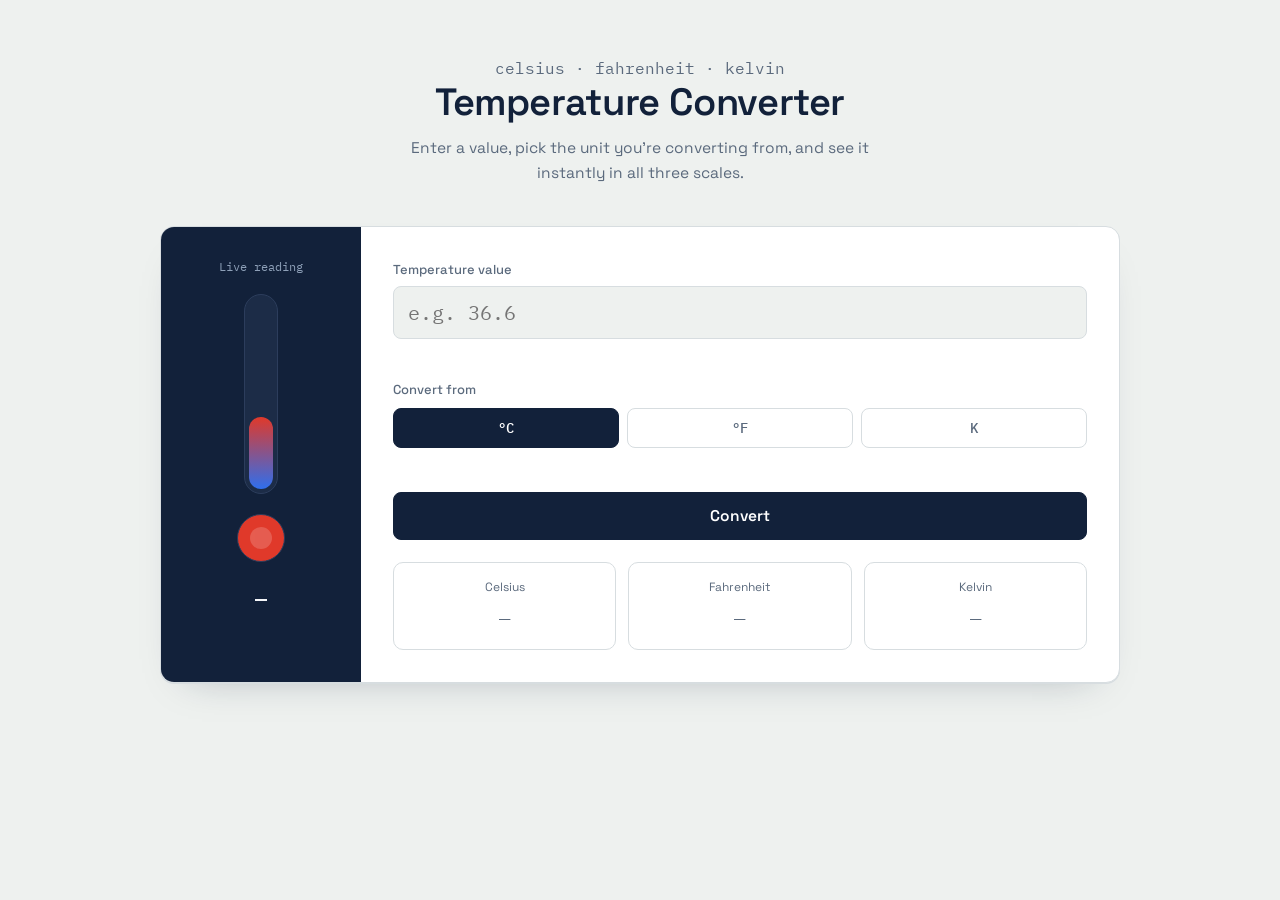
<file: OIBSIP/WebDev-L1-TemperatureConverter/index.html>
<!DOCTYPE html>
<html lang="en">
<head>
  <meta charset="UTF-8">
  <meta name="viewport" content="width=device-width, initial-scale=1, viewport-fit=cover">
  <title>Temperature Converter</title>

  <link rel="preconnect" href="https://fonts.googleapis.com">  <link rel="preconnect" href="https://fonts.gstatic.com" crossorigin>
  <link
    href="https://fonts.googleapis.com/css2?family=Space+Grotesk:wght@400;500;600&family=IBM+Plex+Mono:wght@400;500;600&display=swap"
    rel="stylesheet"
  >

  <link rel="stylesheet" href="style.css">
</head>

<body>
  <div class="page">
    <div class="page-head">
      <p class="eyebrow">celsius · fahrenheit · kelvin</p>
      <h1>Temperature Converter</h1>
      <p>
        Enter a value, pick the unit you're converting from, and see it instantly
        in all three scales.
      </p>
    </div>

    <div class="card">
      <div class="instrument" aria-hidden="true">
        <span class="label">Live reading</span>

        <div class="therm">
          <div class="therm-fill" id="thermFill"></div>
        </div>

        <div class="therm-bulb" id="thermBulb"></div>

        <span class="readout" id="thermReadout">—</span>
      </div>

      <div class="form-side">
        <label class="field-label" for="tempInput">Temperature value</label>

        <div class="value-row">
          <input
            type="text"
            id="tempInput"
            inputmode="decimal"
            placeholder="e.g. 36.6"
            aria-describedby="errorMsg"
            aria-invalid="false"
          >
        </div>

        <p class="error-msg" id="errorMsg" role="alert"></p>

        <fieldset>
          <legend>Convert from</legend>

          <div class="unit-pills">
            <input type="radio" name="unit" id="unitC" value="C" checked>
            <label for="unitC">°C</label>

            <input type="radio" name="unit" id="unitF" value="F">
            <label for="unitF">°F</label>

            <input type="radio" name="unit" id="unitK" value="K">
            <label for="unitK">K</label>
          </div>
        </fieldset>

        <button type="button" class="convert-btn" id="convertBtn">
          Convert
        </button>

        <div class="zero-warning" id="zeroWarning" role="alert">
          <span class="mark">0 K</span>
          <span>
            That's below absolute zero — the coldest temperature physically
            possible. Try a value at or above −273.15°C / −459.67°F / 0 K.
          </span>
        </div>

        <div class="results" aria-live="polite">
          <div class="result-tile" id="tileC">
            <div class="unit-name">Celsius</div>
            <div class="unit-value" id="valC">
              <span class="empty">—</span>
            </div>
          </div>

          <div class="result-tile" id="tileF">
            <div class="unit-name">Fahrenheit</div>
            <div class="unit-value" id="valF">
              <span class="empty">—</span>
            </div>
          </div>

          <div class="result-tile" id="tileK">
            <div class="unit-name">Kelvin</div>
            <div class="unit-value" id="valK">
              <span class="empty">—</span>
            </div>
          </div>
        </div>
      </div>
    </div>
  </div>

  <script src="script.js"></script>
</body>
</html>
</file>
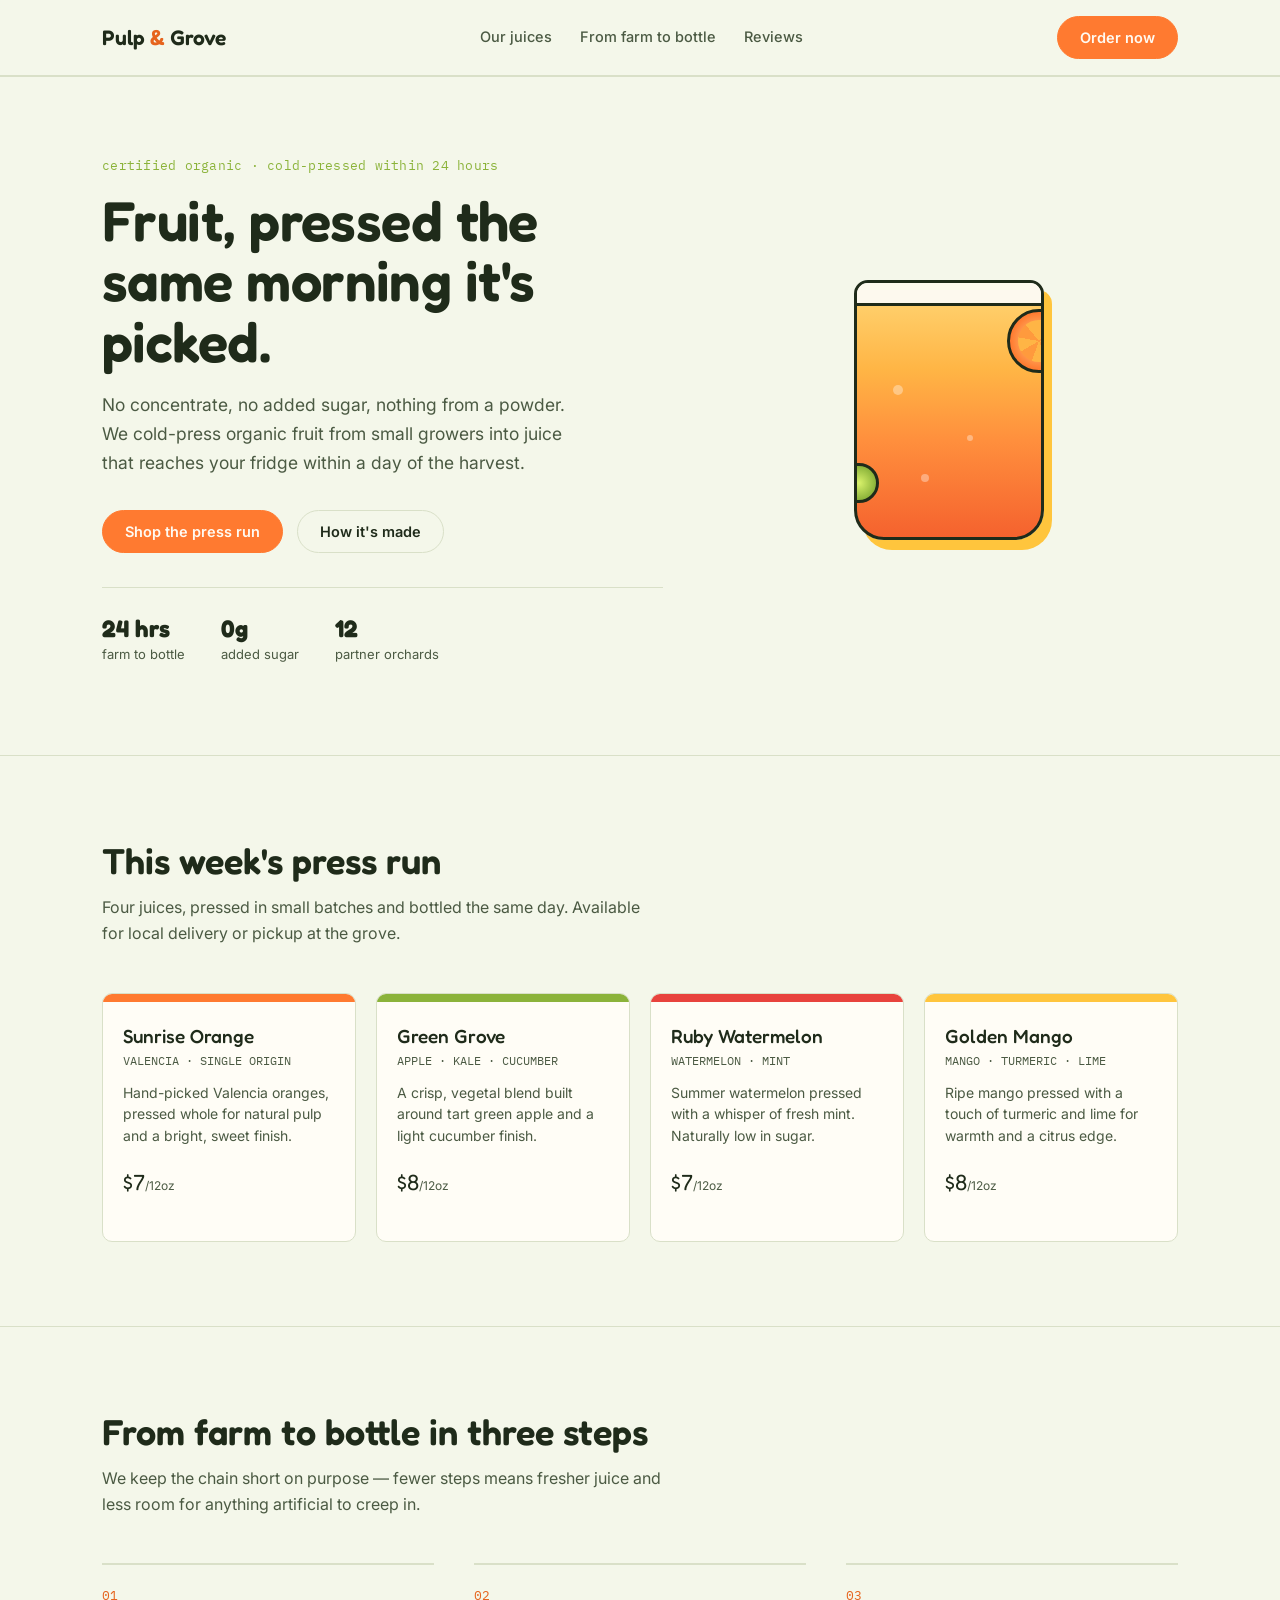
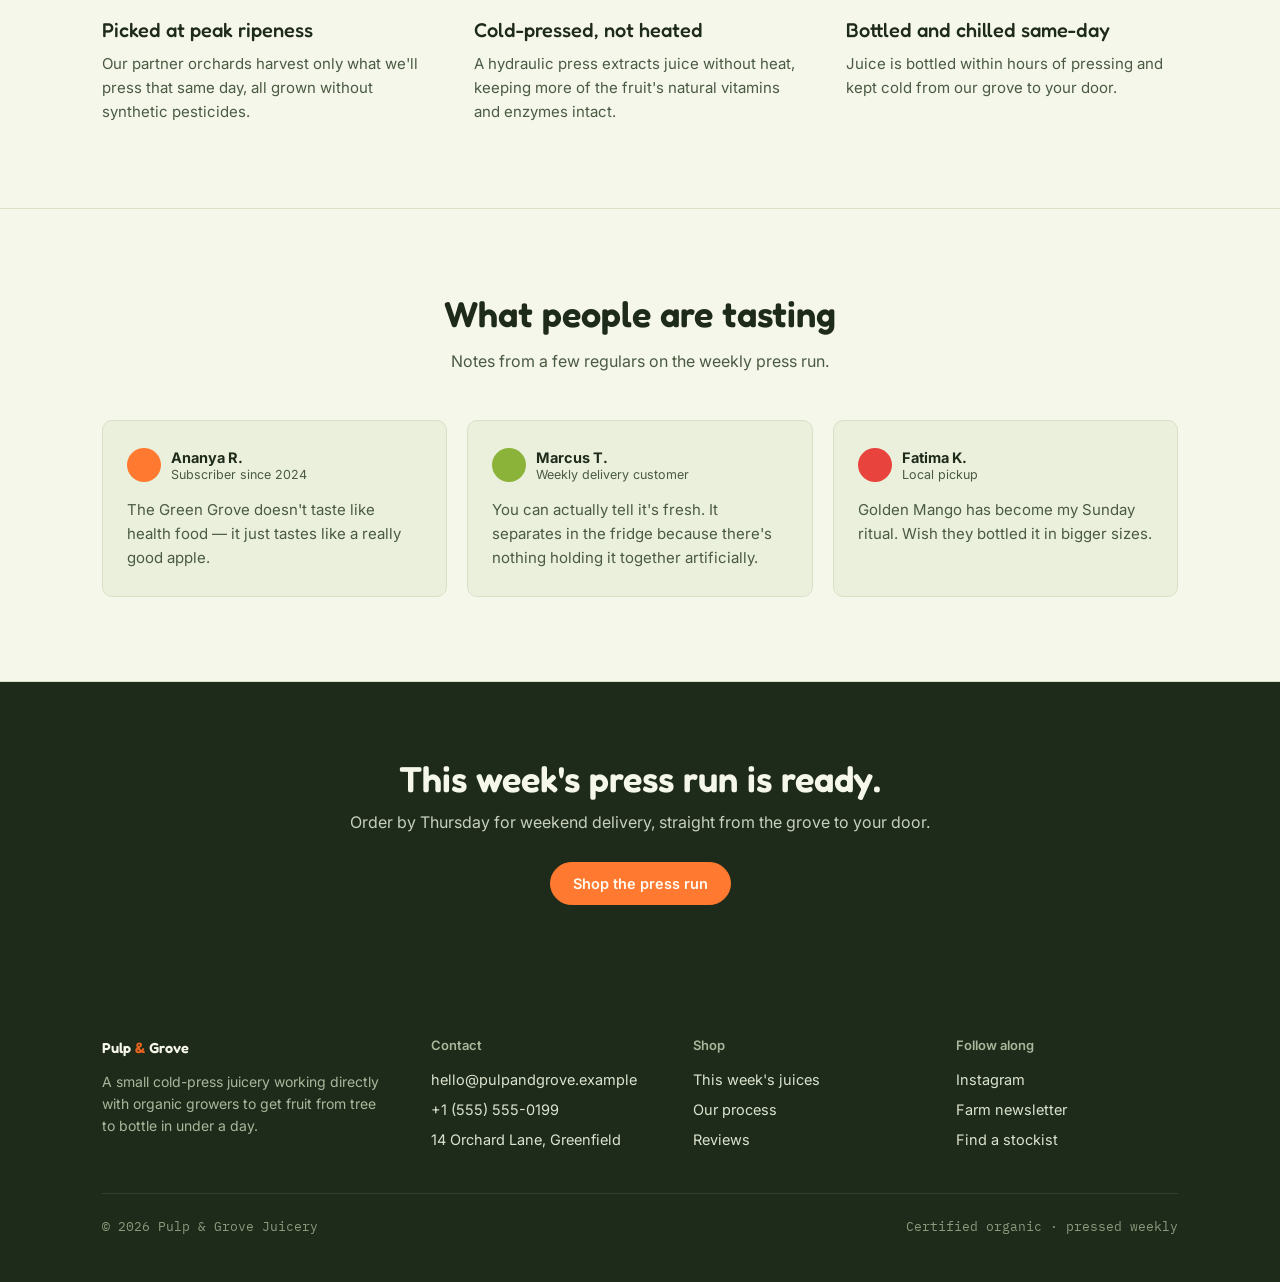
<file: WebDev-L1-LandingPage/Landing Page/index.html>
<!DOCTYPE html>
<html lang="en">
<head>
  <meta charset="UTF-8">
  <meta name="viewport" content="width=device-width, initial-scale=1, viewport-fit=cover">
  <title>Pulp &amp; Grove — Organic cold-pressed juice</title>

  <link rel="preconnect" href="https://fonts.googleapis.com">
  <link rel="preconnect" href="https://fonts.gstatic.com" crossorigin>
  <link
    href="https://fonts.googleapis.com/css2?family=Fredoka:wght@400;500;600&family=Inter:wght@400;500;600&family=IBM+Plex+Mono:wght@400;500&display=swap"
    rel="stylesheet"
    >
  <link rel="stylesheet" href="style.css">
</head>

<body>
  <header class="site-nav">
    <div class="nav-inner">
      <a class="logo" href="#top">Pulp <span>&amp;</span> Grove</a>

      <nav class="links">
        <a href="#menu">Our juices</a>
        <a href="#process">From farm to bottle</a>
        <a href="#reviews">Reviews</a>
      </nav>

      <a class="btn" href="#menu">Order now</a>
    </div>
  </header>

  <main id="top">
    <section class="hero">
      <div class="wrap hero-grid">
        <div>
          <p class="eyebrow-mark">
            certified organic · cold-pressed within 24 hours
          </p>

          <h1>Fruit, pressed the same morning it's picked.</h1>

          <p class="lede">
            No concentrate, no added sugar, nothing from a powder. We cold-press
            organic fruit from small growers into juice that reaches your fridge
            within a day of the harvest.
          </p>

          <div class="hero-ctas">
            <a class="btn" href="#menu">Shop the press run</a>
            <a class="btn btn-ghost" href="#process">How it's made</a>
          </div>

          <div class="hero-stats">
            <div>
              <b>24 hrs</b>
              <span>farm to bottle</span>
            </div>

            <div>
              <b>0g</b>
              <span>added sugar</span>
            </div>

            <div>
              <b>12</b>
              <span>partner orchards</span>
            </div>
          </div>
        </div>

        <div class="glass-wrap" aria-hidden="true">
          <div class="glass">
            <span class="fizz a"></span>
            <span class="fizz b"></span>
            <span class="fizz c"></span>
            <span class="slice orange"></span>
            <span class="slice lime"></span>
          </div>
        </div>
      </div>
    </section>

    <section id="menu">
      <div class="wrap">
        <div class="section-head">
          <h2>This week's press run</h2>
          <p>
            Four juices, pressed in small batches and bottled the same day.
            Available for local delivery or pickup at the grove.
          </p>
        </div>

        <div class="menu-grid">
          <div class="bottle-card">
            <div class="bottle-top"></div>

            <div class="bottle-body">
              <h3>Sunrise Orange</h3>
              <p class="fmt">VALENCIA · SINGLE ORIGIN</p>
              <p class="desc">
                Hand-picked Valencia oranges, pressed whole for natural pulp and
                a bright, sweet finish.
              </p>
              <p class="price">$7<sub>/12oz</sub></p>
            </div>
          </div>

          <div class="bottle-card">
            <div class="bottle-top"></div>

            <div class="bottle-body">
              <h3>Green Grove</h3>
              <p class="fmt">APPLE · KALE · CUCUMBER</p>
              <p class="desc">
                A crisp, vegetal blend built around tart green apple and a light
                cucumber finish.
              </p>
              <p class="price">$8<sub>/12oz</sub></p>
            </div>
          </div>

          <div class="bottle-card">
            <div class="bottle-top"></div>

            <div class="bottle-body">
              <h3>Ruby Watermelon</h3>
              <p class="fmt">WATERMELON · MINT</p>
              <p class="desc">
                Summer watermelon pressed with a whisper of fresh mint. Naturally
                low in sugar.
              </p>
              <p class="price">$7<sub>/12oz</sub></p>
            </div>
          </div>

          <div class="bottle-card">
            <div class="bottle-top"></div>

            <div class="bottle-body">
              <h3>Golden Mango</h3>
              <p class="fmt">MANGO · TURMERIC · LIME</p>
              <p class="desc">
                Ripe mango pressed with a touch of turmeric and lime for warmth
                and a citrus edge.
              </p>
              <p class="price">$8<sub>/12oz</sub></p>
            </div>
          </div>
        </div>
      </div>
    </section>

    <section id="process">
      <div class="wrap">
        <div class="section-head">
          <h2>From farm to bottle in three steps</h2>
          <p>
            We keep the chain short on purpose — fewer steps means fresher juice
            and less room for anything artificial to creep in.
          </p>
        </div>

        <div class="steps">
          <div class="step">
            <span class="step-no">01</span>
            <h3>Picked at peak ripeness</h3>
            <p>
              Our partner orchards harvest only what we'll press that same day,
              all grown without synthetic pesticides.
            </p>
          </div>

          <div class="step">
            <span class="step-no">02</span>
            <h3>Cold-pressed, not heated</h3>
            <p>
              A hydraulic press extracts juice without heat, keeping more of the
              fruit's natural vitamins and enzymes intact.
            </p>
          </div>

          <div class="step">
            <span class="step-no">03</span>
            <h3>Bottled and chilled same-day</h3>
            <p>
              Juice is bottled within hours of pressing and kept cold from our
              grove to your door.
            </p>
          </div>
        </div>
      </div>
    </section>

    <section id="reviews">
      <div class="wrap">
        <div class="section-head center">
          <h2>What people are tasting</h2>
          <p>Notes from a few regulars on the weekly press run.</p>
        </div>

        <div class="tasting-notes">
          <div class="note-card">
            <div class="who">
              <div class="avatar"></div>

              <div>
                <b>Ananya R.</b>
                <span>Subscriber since 2024</span>
              </div>
            </div>

            <blockquote>
              The Green Grove doesn't taste like health food — it just tastes
              like a really good apple.
            </blockquote>
          </div>

          <div class="note-card">
            <div class="who">
              <div class="avatar"></div>

              <div>
                <b>Marcus T.</b>
                <span>Weekly delivery customer</span>
              </div>
            </div>

            <blockquote>
              You can actually tell it's fresh. It separates in the fridge
              because there's nothing holding it together artificially.
            </blockquote>
          </div>

          <div class="note-card">
            <div class="who">
              <div class="avatar"></div>

              <div>
                <b>Fatima K.</b>
                <span>Local pickup</span>
              </div>
            </div>

            <blockquote>
              Golden Mango has become my Sunday ritual. Wish they bottled it in
              bigger sizes.
            </blockquote>
          </div>
        </div>
      </div>
    </section>

    <section class="cta-band">
      <div class="wrap">
        <h2>This week's press run is ready.</h2>
        <p>
          Order by Thursday for weekend delivery, straight from the grove to
          your door.
        </p>

        <a class="btn" href="#menu">Shop the press run</a>
      </div>
    </section>
  </main>

  <footer>
    <div class="wrap">
      <div class="footer-grid">
        <div class="brand">
          <a class="logo" href="#top">Pulp <span>&amp;</span> Grove</a>

          <p>
            A small cold-press juicery working directly with organic growers to
            get fruit from tree to bottle in under a day.
          </p>
        </div>

        <div>
          <h4>Contact</h4>

          <ul>
            <li>
              <a href="mailto:hello@pulpandgrove.example">
                hello@pulpandgrove.example
              </a>
            </li>
            <li><a href="tel:+15555550199">+1 (555) 555-0199</a></li>
            <li><a href="#top">14 Orchard Lane, Greenfield</a></li>
          </ul>
        </div>

        <div>
          <h4>Shop</h4>

          <ul>
            <li><a href="#menu">This week's juices</a></li>
            <li><a href="#process">Our process</a></li>
            <li><a href="#reviews">Reviews</a></li>
          </ul>
        </div>

        <div>
          <h4>Follow along</h4>

          <ul>
            <li><a href="#top">Instagram</a></li>
            <li><a href="#top">Farm newsletter</a></li>
            <li><a href="#top">Find a stockist</a></li>
          </ul>
        </div>
      </div>

      <div class="footer-bottom">
        <span>© 2026 Pulp &amp; Grove Juicery</span>
        <span>Certified organic · pressed weekly</span>
      </div>
    </div>
  </footer>
</body>
</html>
</file>
<file: OIBSIP/WebDev-L1-TemperatureConverter/style.css>
:root {
  --paper: #eef1ef;
  --panel: #ffffff;
  --ink: #12213a;
  --ink-soft: #5b6a7d;
  --line: #d7dde0;
  --mercury: #e0392a;
  --mercury-dim: #c22e21;
  --cold: #2f6fed;
  --brass: #c89b3c;
  --error-bg: #fdecea;
  --error-line: #f2b8b0;
  --sans: "Space Grotesk", -apple-system, BlinkMacSystemFont, "Segoe UI", sans-serif;
  --mono: "IBM Plex Mono", "Courier New", monospace;
}

* {
  box-sizing: border-box;
}

html,
body {
  margin: 0;
  padding: 0;
}

body {
  min-height: 100%;
  background:
    linear-gradient(var(--paper) 0%, var(--paper) 100%),
    repeating-linear-gradient(
      0deg,
      rgba(18, 33, 58, 0.05) 0 1px,
      transparent 1px 34px
    ),
    repeating-linear-gradient(
      90deg,
      rgba(18, 33, 58, 0.05) 0 1px,
      transparent 1px 34px
    );
  color: var(--ink);
  font-family: var(--sans);
  padding: 56px 20px 64px;
  padding-top: calc(56px + env(safe-area-inset-top, 0px));
  padding-bottom: calc(64px + env(safe-area-inset-bottom, 0px));
  display: flex;
  justify-content: center;
  -webkit-font-smoothing: antialiased;
}

.page {
  width: 100%;
  max-width: 960px;
}

.page-head {
  text-align: center;
  max-width: 52ch;
  margin: 0 auto 40px;
}

.eyebrow {
  font-family: var(--mono);
  font-size: 12.5px;
  color: var(--cold);
  margin: 0 0 12px;
}

h1 {
  font-size: clamp(28px, 4vw, 38px);
  font-weight: 600;
  line-height: 1.15;
  margin: 0 0 12px;
  letter-spacing: -0.01em;
}

.page-head p {
  font-size: 15.5px;
  line-height: 1.6;
  color: var(--ink-soft);
  margin: 0;
}

.card {
  background: var(--panel);
  border: 1px solid var(--line);
  border-radius: 14px;
  box-shadow: 0 1px 0 var(--line), 0 18px 40px -28px rgba(18, 33, 58, 0.35);
  display: grid;
  grid-template-columns: 200px 1fr;
  overflow: hidden;
}

.instrument {
  background: var(--ink);
  color: #e9edf3;
  padding: 32px 24px;
  display: flex;
  flex-direction: column;
  align-items: center;
  gap: 20px;
}

.instrument .label {
  font-family: var(--mono);
  font-size: 11.5px;
  color: #8ea0b8;
  text-align: center;
}

.therm {
  position: relative;
  width: 34px;
  height: 200px;
  border-radius: 17px;
  background: #1c2c47;
  border: 1px solid #2c3d5c;
  display: flex;
  align-items: flex-end;
  padding: 4px;
}

.therm-fill {
  width: 100%;
  border-radius: 13px;
  background: linear-gradient(180deg, var(--mercury), var(--cold));
  height: 38%;
  transition: height 0.35s ease, background 0.35s ease;
}

.therm-bulb {
  width: 48px;
  height: 48px;
  border-radius: 50%;
  background: var(--mercury);
  border: 1px solid #2c3d5c;
  display: flex;
  align-items: center;
  justify-content: center;
  transition: background 0.35s ease;
}

.therm-bulb::after {
  content: "";
  width: 22px;
  height: 22px;
  border-radius: 50%;
  background: rgba(255, 255, 255, 0.18);
}

.readout {
  font-family: var(--mono);
  font-size: 20px;
  font-weight: 600;
  color: #f4f6f9;
  letter-spacing: -0.02em;
}

.form-side {
  padding: 34px 32px 32px;
}

fieldset {
  border: none;
  margin: 0 0 22px;
  padding: 0;
}

legend {
  font-size: 13px;
  font-weight: 500;
  color: var(--ink-soft);
  margin-bottom: 10px;
  padding: 0;
}

label.field-label {
  display: block;
  font-size: 13px;
  font-weight: 500;
  color: var(--ink-soft);
  margin-bottom: 8px;
}

.value-row {
  display: flex;
  gap: 10px;
  margin-bottom: 6px;
}

#tempInput {
  flex: 1;
  min-width: 0;
  font-family: var(--mono);
  font-size: 20px;
  padding: 12px 14px;
  border-radius: 8px;
  border: 1.5px solid var(--line);
  background: var(--paper);
  color: var(--ink);
  transition: border-color 0.15s ease, background 0.15s ease;
}

#tempInput:focus-visible {
  outline: none;
  border-color: var(--cold);
  background: #fff;
}

#tempInput[aria-invalid="true"] {
  border-color: var(--mercury);
  background: var(--error-bg);
}

.error-msg {
  font-size: 13px;
  color: var(--mercury-dim);
  min-height: 18px;
  margin: 0 0 18px;
}

.unit-pills {
  display: flex;
  gap: 8px;
  margin-bottom: 22px;
}

.unit-pills input {
  position: absolute;
  opacity: 0;
  width: 1px;
  height: 1px;
}

.unit-pills label {
  flex: 1;
  text-align: center;
  padding: 10px 8px;
  border-radius: 8px;
  border: 1.5px solid var(--line);
  font-family: var(--mono);
  font-size: 14px;
  font-weight: 500;
  color: var(--ink-soft);
  cursor: pointer;
  transition: border-color 0.15s ease, background 0.15s ease, color 0.15s ease;
  user-select: none;
}

.unit-pills input:checked + label {
  border-color: var(--ink);
  background: var(--ink);
  color: #fff;
}

.unit-pills input:focus-visible + label {
  outline: 2px solid var(--cold);
  outline-offset: 2px;
}

.convert-btn {
  width: 100%;
  font-family: var(--sans);
  font-size: 15.5px;
  font-weight: 600;
  padding: 13px 20px;
  border-radius: 8px;
  border: 1px solid var(--ink);
  background: var(--ink);
  color: #fff;
  cursor: pointer;
  transition: background 0.15s ease, transform 0.15s ease;
}

.convert-btn:hover {
  background: #1c3157;
}

.convert-btn:active {
  transform: translateY(1px);
}

.convert-btn:focus-visible {
  outline: 2px solid var(--cold);
  outline-offset: 2px;
}

.zero-warning {
  display: none;
  align-items: flex-start;
  gap: 10px;
  margin-top: 18px;
  padding: 14px 16px;
  border-radius: 8px;
  background: var(--error-bg);
  border: 1px solid var(--error-line);
  color: var(--mercury-dim);
  font-size: 13.5px;
  line-height: 1.5;
}

.zero-warning.show {
  display: flex;
}

.zero-warning .mark {
  font-family: var(--mono);
  font-weight: 600;
  flex-shrink: 0;
}

.results {
  display: grid;
  grid-template-columns: repeat(3, 1fr);
  gap: 12px;
  margin-top: 22px;
}

.result-tile {
  border: 1.5px solid var(--line);
  border-radius: 10px;
  padding: 16px 14px;
  text-align: center;
  transition: border-color 0.2s ease, background 0.2s ease;
}

.result-tile.source {
  border-color: var(--ink);
  background: var(--paper);
}

.result-tile .unit-name {
  font-size: 12px;
  color: var(--ink-soft);
  margin-bottom: 8px;
}

.result-tile .unit-value {
  font-family: var(--mono);
  font-size: 19px;
  font-weight: 600;
  color: var(--ink);
}

.result-tile .unit-value .empty {
  color: var(--ink-soft);
  font-weight: 400;
}

@media (max-width: 680px) {
  .card {
    grid-template-columns: 1fr;
  }

  .instrument {
    flex-direction: row;
    justify-content: center;
    padding: 22px 20px;
  }

  .therm {
    height: 60px;
    width: 120px;
    flex-direction: row;
    align-items: stretch;
  }

  .therm-fill {
    height: 100% !important;
    width: 38%;
    border-radius: 13px;
    background: linear-gradient(90deg, var(--cold), var(--mercury));
  }

  .instrument .label {
    display: none;
  }

  .form-side {
    padding: 28px 20px 26px;
  }

  .results {
    grid-template-columns: 1fr;
  }
}

@media (max-width: 420px) {
  body {
    padding: 36px 14px 48px;
  }

  h1 {
    font-size: 26px;
  }

  .unit-pills {
    flex-wrap: wrap;
  }

  .unit-pills label {
    flex: 1 1 30%;
  }
}
</file>
<file: WebDev-L1-LandingPage/Landing Page/style.css>
:root {
  --cream: #f4f7ea;
  --cream-2: #eaf0dc;
  --ink: #1f2b1a;
  --ink-soft: #4b5a43;
  --orange: #ff7a30;
  --orange-dim: #e6641d;
  --watermelon: #e8433d;
  --mango: #ffc53d;
  --lime: #8bb33a;
  --line: #d9e0c8;
  --serif-display: "Fredoka", -apple-system, sans-serif;
  --sans: "Inter", -apple-system, BlinkMacSystemFont, "Segoe UI", sans-serif;
  --mono: "IBM Plex Mono", "Courier New", monospace;
}

* {
  box-sizing: border-box;
}

html {
  scroll-padding-top: 80px;
}

html,
body {
  margin: 0;
  padding: 0;
}

body {
  background: var(--cream);
  color: var(--ink);
  font-family: var(--sans);
  padding-top: env(safe-area-inset-top, 0px);
  padding-bottom: env(safe-area-inset-bottom, 0px);
  -webkit-font-smoothing: antialiased;
}

img {
  max-width: 100%;
  display: block;
}

a {
  color: inherit;
}

.wrap {
  max-width: 1140px;
  margin: 0 auto;
  padding-left: 32px;
  padding-right: 32px;
}

a:focus-visible,
button:focus-visible {
  outline: 2px solid var(--orange-dim);
  outline-offset: 2px;
}

/* ---------- NAV ---------- */

header.site-nav {
  position: sticky;
  top: 0;
  z-index: 50;
  background: rgba(244, 247, 234, 0.92);
  backdrop-filter: blur(6px);
  border-bottom: 1px solid var(--line);
  padding-top: env(safe-area-inset-top, 0px);
}

.nav-inner {
  max-width: 1140px;
  margin: 0 auto;
  padding: 16px 32px;
  display: flex;
  align-items: center;
  justify-content: space-between;
  gap: 24px;
}

.logo {
  font-family: var(--serif-display);
  font-size: 21px;
  font-weight: 600;
  text-decoration: none;
  white-space: nowrap;
  color: var(--ink);
}

.logo span {
  color: var(--orange-dim);
}

nav.links {
  display: flex;
  align-items: center;
  gap: 28px;
  font-size: 14.5px;
}

nav.links a {
  text-decoration: none;
  color: var(--ink-soft);
  font-weight: 500;
  border-bottom: 1px solid transparent;
  padding-bottom: 2px;
  transition: color 0.15s ease, border-color 0.15s ease;
}

nav.links a:hover,
nav.links a:focus-visible {
  color: var(--ink);
  border-color: var(--orange-dim);
}

.btn {
  display: inline-block;
  font-family: var(--sans);
  font-size: 14.5px;
  font-weight: 600;
  text-decoration: none;
  padding: 12px 22px;
  border-radius: 999px;
  border: 1px solid var(--orange);
  background: var(--orange);
  color: #fffaf2;
  white-space: nowrap;
  transition: background 0.15s ease, transform 0.15s ease;
}

.btn:hover,
.btn:focus-visible {
  background: var(--orange-dim);
}

.btn:active {
  transform: translateY(1px);
}

.btn-ghost {
  background: transparent;
  color: var(--ink);
  border: 1px solid var(--line);
}

.btn-ghost:hover,
.btn-ghost:focus-visible {
  background: var(--cream-2);
  border-color: var(--ink-soft);
}

/* ---------- HERO ---------- */

.hero {
  padding: 80px 0 92px;
}

.hero-grid {
  display: grid;
  grid-template-columns: 1.1fr 0.9fr;
  gap: 56px;
  align-items: center;
}

.eyebrow-mark {
  font-family: var(--mono);
  font-size: 13px;
  color: var(--lime);
  letter-spacing: 0.02em;
  margin: 0 0 16px;
}

h1 {
  font-family: var(--serif-display);
  font-weight: 600;
  font-size: clamp(36px, 4.6vw, 56px);
  line-height: 1.08;
  letter-spacing: -0.01em;
  margin: 0 0 20px;
  color: var(--ink);
}

.hero p.lede {
  font-size: 17.5px;
  line-height: 1.65;
  color: var(--ink-soft);
  max-width: 44ch;
  margin: 0 0 32px;
}

.hero-ctas {
  display: flex;
  gap: 14px;
  flex-wrap: wrap;
  margin-bottom: 34px;
}

.hero-stats {
  display: flex;
  gap: 36px;
  padding-top: 26px;
  border-top: 1px solid var(--line);
}

.hero-stats div b {
  display: block;
  font-family: var(--serif-display);
  font-size: 24px;
  color: var(--ink);
}

.hero-stats div span {
  font-size: 13px;
  color: var(--ink-soft);
}

/* ---------- JUICE GLASS ---------- */

.glass-wrap {
  display: flex;
  justify-content: center;
}

.glass {
  position: relative;
  width: 190px;
  height: 260px;
  border-radius: 14px 14px 30px 30px;
  background: linear-gradient(
    180deg,
    #fff 0%,
    #fff 8%,
    #ffcf6b 8%,
    #ffb545 34%,
    #ff8f3d 62%,
    #f5622e 100%
  );
  border: 3px solid var(--ink);
  overflow: hidden;
  box-shadow: 8px 10px 0 var(--mango);
}

.glass::before {
  content: "";
  position: absolute;
  top: 0;
  left: 0;
  right: 0;
  height: 8%;
  background: #fdf9ee;
  border-bottom: 3px solid var(--ink);
}

.glass .fizz {
  position: absolute;
  border-radius: 50%;
  background: rgba(255, 255, 255, 0.35);
}

.glass .fizz.a {
  width: 10px;
  height: 10px;
  top: 40%;
  left: 20%;
}

.glass .fizz.b {
  width: 6px;
  height: 6px;
  top: 60%;
  left: 60%;
}

.glass .fizz.c {
  width: 8px;
  height: 8px;
  top: 75%;
  left: 35%;
}

.slice {
  position: absolute;
  border-radius: 50%;
  border: 3px solid var(--ink);
}

.slice.orange {
  width: 64px;
  height: 64px;
  right: -30px;
  top: 26px;
  background: radial-gradient(circle, #ffd98a 0%, var(--orange) 70%);
}

.slice.orange::after {
  content: "";
  position: absolute;
  inset: 8px;
  border-radius: 50%;
  background: repeating-conic-gradient(
    #ffb545 0deg 40deg,
    #ff9a3d 40deg 80deg
  );
}

.slice.lime {
  width: 40px;
  height: 40px;
  left: -18px;
  bottom: 34px;
  background: radial-gradient(circle, #d9f26b 0%, var(--lime) 70%);
}

/* ---------- SECTION SHELL ---------- */

section {
  padding: 84px 0;
  border-top: 1px solid var(--line);
}

.section-head {
  max-width: 56ch;
  margin: 0 0 46px;
}

.section-head.center {
  margin-left: auto;
  margin-right: auto;
  text-align: center;
}

h2 {
  font-family: var(--serif-display);
  font-weight: 600;
  font-size: clamp(28px, 3.2vw, 36px);
  line-height: 1.15;
  margin: 0 0 14px;
  color: var(--ink);
}

.section-head p {
  font-size: 16px;
  line-height: 1.6;
  color: var(--ink-soft);
  margin: 0;
}

/* ---------- MENU / JUICES ---------- */

.menu-grid {
  display: grid;
  grid-template-columns: repeat(4, 1fr);
  gap: 20px;
}

.bottle-card {
  background: #fffdf6;
  border: 1px solid var(--line);
  border-radius: 10px;
  overflow: hidden;
}

.bottle-top {
  height: 8px;
}

.bottle-card:nth-child(1) .bottle-top {
  background: var(--orange);
}

.bottle-card:nth-child(2) .bottle-top {
  background: var(--lime);
}

.bottle-card:nth-child(3) .bottle-top {
  background: var(--watermelon);
}

.bottle-card:nth-child(4) .bottle-top {
  background: var(--mango);
}

.bottle-body {
  padding: 22px 20px 24px;
}

.bottle-body h3 {
  font-family: var(--serif-display);
  font-weight: 500;
  font-size: 19px;
  margin: 0 0 6px;
  color: var(--ink);
}

.bottle-body .fmt {
  font-family: var(--mono);
  font-size: 12px;
  color: var(--ink-soft);
  margin: 0 0 14px;
}

.bottle-body p.desc {
  font-size: 14px;
  line-height: 1.55;
  color: var(--ink-soft);
  margin: 0 0 18px;
  min-height: 58px;
}

.bottle-body .price {
  font-family: var(--serif-display);
  font-size: 22px;
  color: var(--ink);
}

.bottle-body .price sub {
  font-family: var(--sans);
  font-size: 12px;
  color: var(--ink-soft);
  vertical-align: baseline;
}

/* ---------- PROCESS ---------- */

.steps {
  display: grid;
  grid-template-columns: repeat(3, 1fr);
  gap: 40px;
}

.step {
  border-top: 2px solid var(--line);
  padding-top: 22px;
}

.step-no {
  font-family: var(--mono);
  font-size: 13px;
  color: var(--orange-dim);
  display: block;
  margin-bottom: 14px;
}

.step h3 {
  font-family: var(--serif-display);
  font-weight: 500;
  font-size: 20px;
  margin: 0 0 10px;
  color: var(--ink);
}

.step p {
  font-size: 15px;
  line-height: 1.6;
  color: var(--ink-soft);
  margin: 0;
}

/* ---------- TESTIMONIALS ---------- */

.tasting-notes {
  display: grid;
  grid-template-columns: repeat(3, 1fr);
  gap: 20px;
}

.note-card {
  background: var(--cream-2);
  border: 1px solid var(--line);
  border-radius: 10px;
  padding: 26px 24px;
}

.note-card .who {
  display: flex;
  align-items: center;
  gap: 10px;
  margin-bottom: 16px;
}

.avatar {
  width: 34px;
  height: 34px;
  border-radius: 50%;
  flex-shrink: 0;
}

.note-card:nth-child(1) .avatar {
  background: var(--orange);
}

.note-card:nth-child(2) .avatar {
  background: var(--lime);
}

.note-card:nth-child(3) .avatar {
  background: var(--watermelon);
}

.who b {
  font-size: 14.5px;
  color: var(--ink);
}

.who span {
  display: block;
  font-size: 12.5px;
  color: var(--ink-soft);
}

.note-card blockquote {
  font-size: 15px;
  line-height: 1.6;
  color: var(--ink-soft);
  margin: 0;
}

/* ---------- CTA BAND ---------- */

.cta-band {
  padding: 76px 0;
  text-align: center;
  background: var(--ink);
  color: var(--cream);
}

.cta-band h2 {
  color: var(--cream);
  margin: 0 0 12px;
}

.cta-band p {
  color: #c7d0bd;
  margin: 0 0 30px;
  font-size: 16px;
}

.cta-band .wrap {
  display: flex;
  flex-direction: column;
  align-items: center;
}

/* ---------- FOOTER ---------- */

footer {
  padding: 56px 0 48px;
  background: var(--ink);
  color: var(--cream);
}

.footer-grid {
  display: grid;
  grid-template-columns: 1.3fr 1fr 1fr 1fr;
  gap: 40px;
  margin-bottom: 44px;
}

.footer-grid h4 {
  font-family: var(--sans);
  font-size: 13px;
  font-weight: 600;
  color: #a9b79c;
  margin: 0 0 16px;
}

.footer-grid ul {
  list-style: none;
  margin: 0;
  padding: 0;
  display: flex;
  flex-direction: column;
  gap: 10px;
}

.footer-grid a {
  text-decoration: none;
  font-size: 14.5px;
  color: #dbe3cf;
}

.footer-grid a:hover,
.footer-grid a:focus-visible {
  color: #fff;
}

footer .brand .logo {
  color: var(--cream);
}

footer .brand p {
  font-size: 14px;
  line-height: 1.6;
  color: #a9b79c;
  max-width: 32ch;
  margin: 14px 0 0;
}

.footer-bottom {
  display: flex;
  justify-content: space-between;
  align-items: center;
  padding-top: 24px;
  border-top: 1px solid #33402c;
  font-size: 12.5px;
  color: #8a9a7d;
  font-family: var(--mono);
  flex-wrap: wrap;
  gap: 12px;
}

/* ---------- RESPONSIVE ---------- */

@media (max-width: 900px) {
  .wrap,
  .nav-inner {
    padding-left: 22px;
    padding-right: 22px;
  }

  .hero {
    padding: 52px 0 60px;
  }

  .hero-grid {
    grid-template-columns: 1fr;
    gap: 44px;
  }

  .glass-wrap {
    order: -1;
  }

  section {
    padding: 60px 0;
  }

  .steps {
    grid-template-columns: 1fr;
    gap: 32px;
  }

  .menu-grid {
    grid-template-columns: 1fr 1fr;
  }

  .tasting-notes {
    grid-template-columns: 1fr;
  }

  .footer-grid {
    grid-template-columns: 1fr 1fr;
    gap: 32px;
  }

  nav.links {
    gap: 16px;
  }

  .hero-stats {
    gap: 26px;
    flex-wrap: wrap;
  }
}

@media (max-width: 540px) {
  .nav-inner {
    padding: 13px 18px;
    gap: 12px;
  }

  .logo {
    font-size: 17px;
  }

  nav.links {
    font-size: 13px;
    gap: 12px;
  }

  .btn {
    padding: 10px 16px;
    font-size: 13.5px;
  }

  h1 {
    font-size: 32px;
  }

  .hero p.lede {
    font-size: 16px;
  }

  .menu-grid {
    grid-template-columns: 1fr;
  }

  .footer-grid {
    grid-template-columns: 1fr;
    gap: 28px;
  }

  .footer-bottom {
    flex-direction: column;
    align-items: flex-start;
  }

  .glass {
    width: 150px;
    height: 210px;
  }
}
</file>
